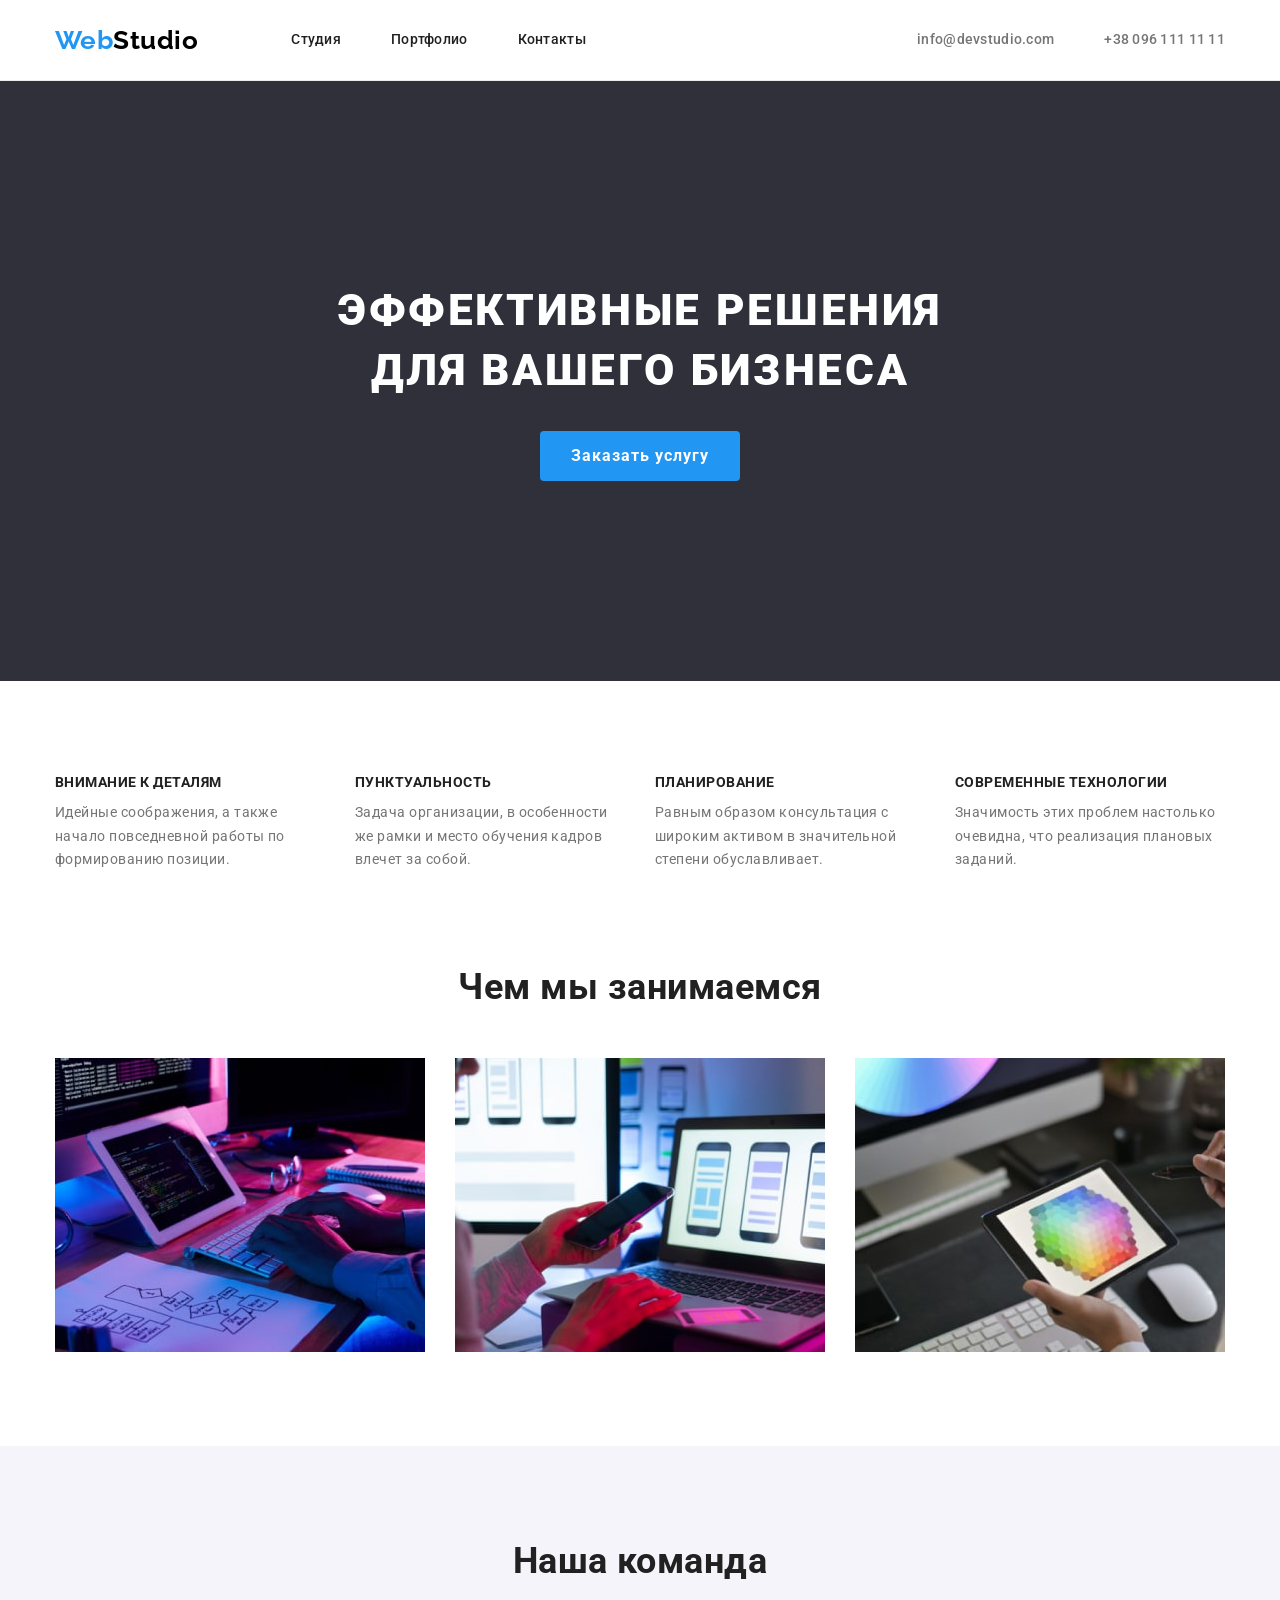
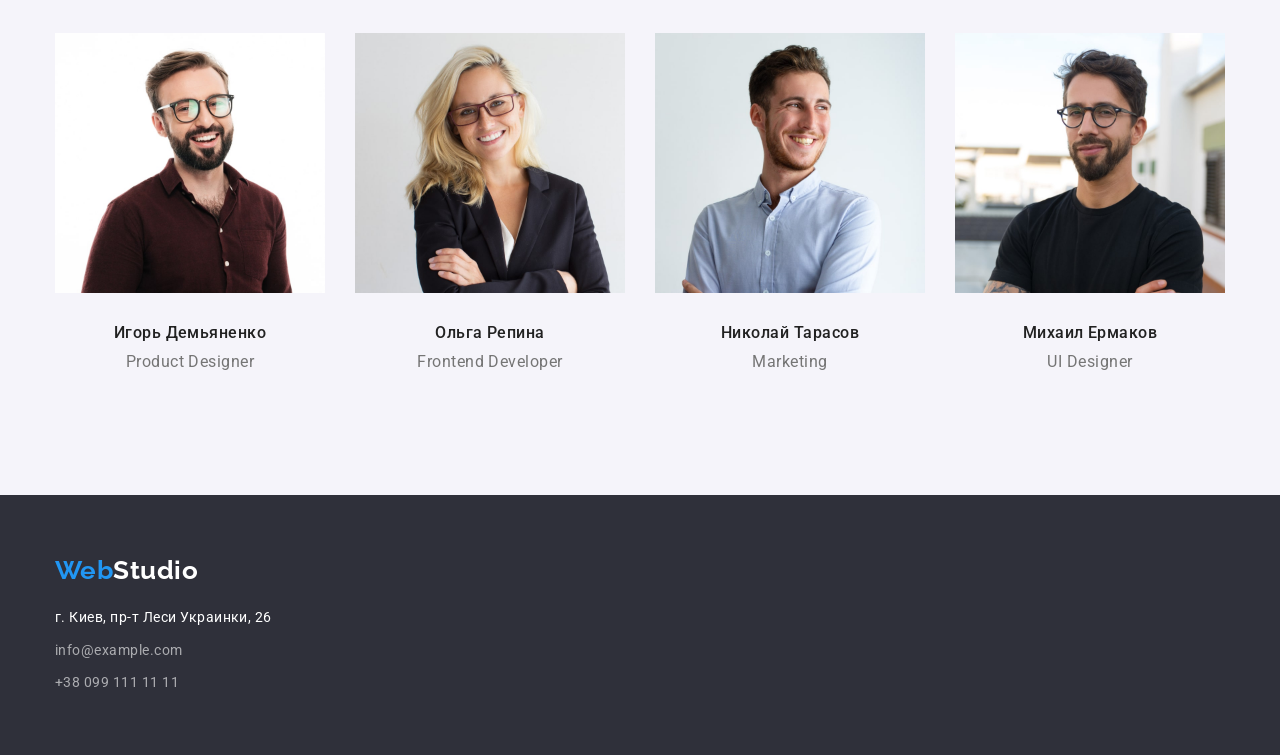
<file: index.html>
<!DOCTYPE html>
<html lang="ru">
  <head>
    <meta charset="UTF-8" />
    <meta http-equiv="X-UA-Compatible" content="IE=edge" />
    <meta name="viewport" content="width=device-width, initial-scale=1.0" />
    <title>Студия</title>
    <link rel="preconnect" href="https://fonts.googleapis.com" />
    <link rel="preconnect" href="https://fonts.gstatic.com" crossorigin />
    <link href="https://fonts.googleapis.com/css2?family=Raleway:wght@700&family=Roboto:wght@400;500;700;900&display=swap" rel="stylesheet" />
    <link rel="stylesheet" href="https://cdnjs.cloudflare.com/ajax/libs/modern-normalize/1.1.0/modern-normalize.min.css" integrity="sha512-wpPYUAdjBVSE4KJnH1VR1HeZfpl1ub8YT/NKx4PuQ5NmX2tKuGu6U/JRp5y+Y8XG2tV+wKQpNHVUX03MfMFn9Q==" crossorigin="anonymous" referrerpolicy="no-referrer" />
    <link rel="stylesheet" href="./css/styles.css" />
  </head>
  <body>
    <header class="header">
      <div class="container">
        <nav class="header-nav">
          <a class="header-logo logo link" href="" lang="en">Web<span class="header-logo-second-word">Studio</span></a>
          <ul class="header-nav-list list">
            <li class="header-nav-item">
              <a class="header-nav-link link" href="">Студия</a>
            </li>
            <li class="header-nav-item">
              <a class="header-nav-link link" href="./portfolio.html">Портфолио</a>
            </li>
            <li class="header-nav-item">
              <a class="header-nav-link link" href="">Контакты</a>
            </li>
          </ul>
        </nav>
        <ul class="header-contact-list list">
          <li class="header-contact-item">
            <a class="header-contact-link link" href="mailto:info@devstudio.com">info@devstudio.com</a>
          </li>
          <li class="header-contact-item">
            <a class="header-contact-link link" href="tel:+380961111111">+38 096 111 11 11</a>
          </li>
        </ul>
      </div>
    </header>
    <main>
      <section class="hero">
        <h1 class="hero-title">Эффективные решения для вашего бизнеса</h1>
        <button class="hero-button" type="button">Заказать услугу</button>
      </section>
      <section class="feature section">
        <div class="container">
          <h2 class="visually-hidden">Особенности</h2>
          <ul class="feature-list list">
            <li class="feature-item">
              <h3 class="feature-title">Внимание к деталям</h3>
              <p class="feature-text">Идейные соображения, а также начало повседневной работы по формированию позиции.</p>
            </li>
            <li class="feature-item">
              <h3 class="feature-title">Пунктуальность</h3>
              <p class="feature-text">Задача организации, в особенности же рамки и место обучения кадров влечет за собой.</p>
            </li>
            <li class="feature-item">
              <h3 class="feature-title">Планирование</h3>
              <p class="feature-text">Равным образом консультация с широким активом в значительной степени обуславливает.</p>
            </li>
            <li class="feature-item">
              <h3 class="feature-title">Современные технологии</h3>
              <p class="feature-text">Значимость этих проблем настолько очевидна, что реализация плановых заданий.</p>
            </li>
          </ul>
        </div>
      </section>
      <section class="about section">
        <div class="container">
          <h2 class="about-title section-title">Чем мы занимаемся</h2>
          <ul class="about-list list">
            <li class="about-item">
              <img src="./images/about-us/img-1.jpg" alt="Веб-разработка" width="370" height="294" />
            </li>
            <li class="about-item">
              <img src="./images/about-us/img-2.jpg" alt="Мобильная разроботка" width="370" height="294" />
            </li>
            <li class="about-item">
              <img src="./images/about-us/img-3.jpg" alt="Дизайн" width="370" height="294" />
            </li>
          </ul>
        </div>
      </section>
      <section class="team section">
        <div class="container">
          <h2 class="team-title section-title">Наша команда</h2>
          <ul class="team-list list">
            <li class="team-item">
              <img class="team-item-img" src="./images/team/product-designer.jpg" alt="Продуктовый дизайнер" width="270" height="260" />
              <div class="team-item-info">
                <h3 class="team-item-title">Игорь Демьяненко</h3>
                <p class="team-item-text" lang="en">Product Designer</p>
              </div>
            </li>
            <li class="team-item">
              <img class="team-item-img" src="./images/team/frontend-dev.jpg" alt="Фронтенд разработчик" width="270" height="260" />
              <div class="team-item-info">
                <h3 class="team-item-title">Ольга Репина</h3>
                <p class="team-item-text" lang="en">Frontend Developer</p>
              </div>
            </li>
            <li class="team-item">
              <img class="team-item-img" src="./images/team/marketing.jpg" alt="Маркетолог" width="270" height="260" />
              <div class="team-item-info">
                <h3 class="team-item-title">Николай Тарасов</h3>
                <p class="team-item-text" lang="en">Marketing</p>
              </div>
            </li>
            <li class="team-item">
              <img class="team-item-img" src="./images/team/ui-designer.jpg" alt="Графический дизайнер" width="270" height="260" />
              <div class="team-item-info">
                <h3 class="team-item-title">Михаил Ермаков</h3>
                <p class="team-item-text" lang="en">UI Designer</p>
              </div>
            </li>
          </ul>
        </div>
      </section>
    </main>
    <footer class="footer">
      <div class="container">
        <a class="footer-logo logo link" href="" lang="en">Web<span class="footer-logo-second-word">Studio</span></a>
        <address class="footer-address">
          <ul class="footer-address-list list">
            <li class="footer-address-item">
              <a class="footer-address-link footer-address-map link" href="https://goo.gl/maps/EZBY8mWZhAKUGQN37" target="_blank" rel="noopener noreferrer">г. Киев, пр-т Леси Украинки, 26</a>
            </li>
            <li class="footer-address-item">
              <a class="footer-address-link link" href="mailto:info@example.com">info@example.com</a>
            </li>
            <li class="footer-address-item">
              <a class="footer-address-link link" href="tel:+380991111111">+38 099 111 11 11</a>
            </li>
          </ul>
        </address>
      </div>
    </footer>
  </body>
</html>
</file>
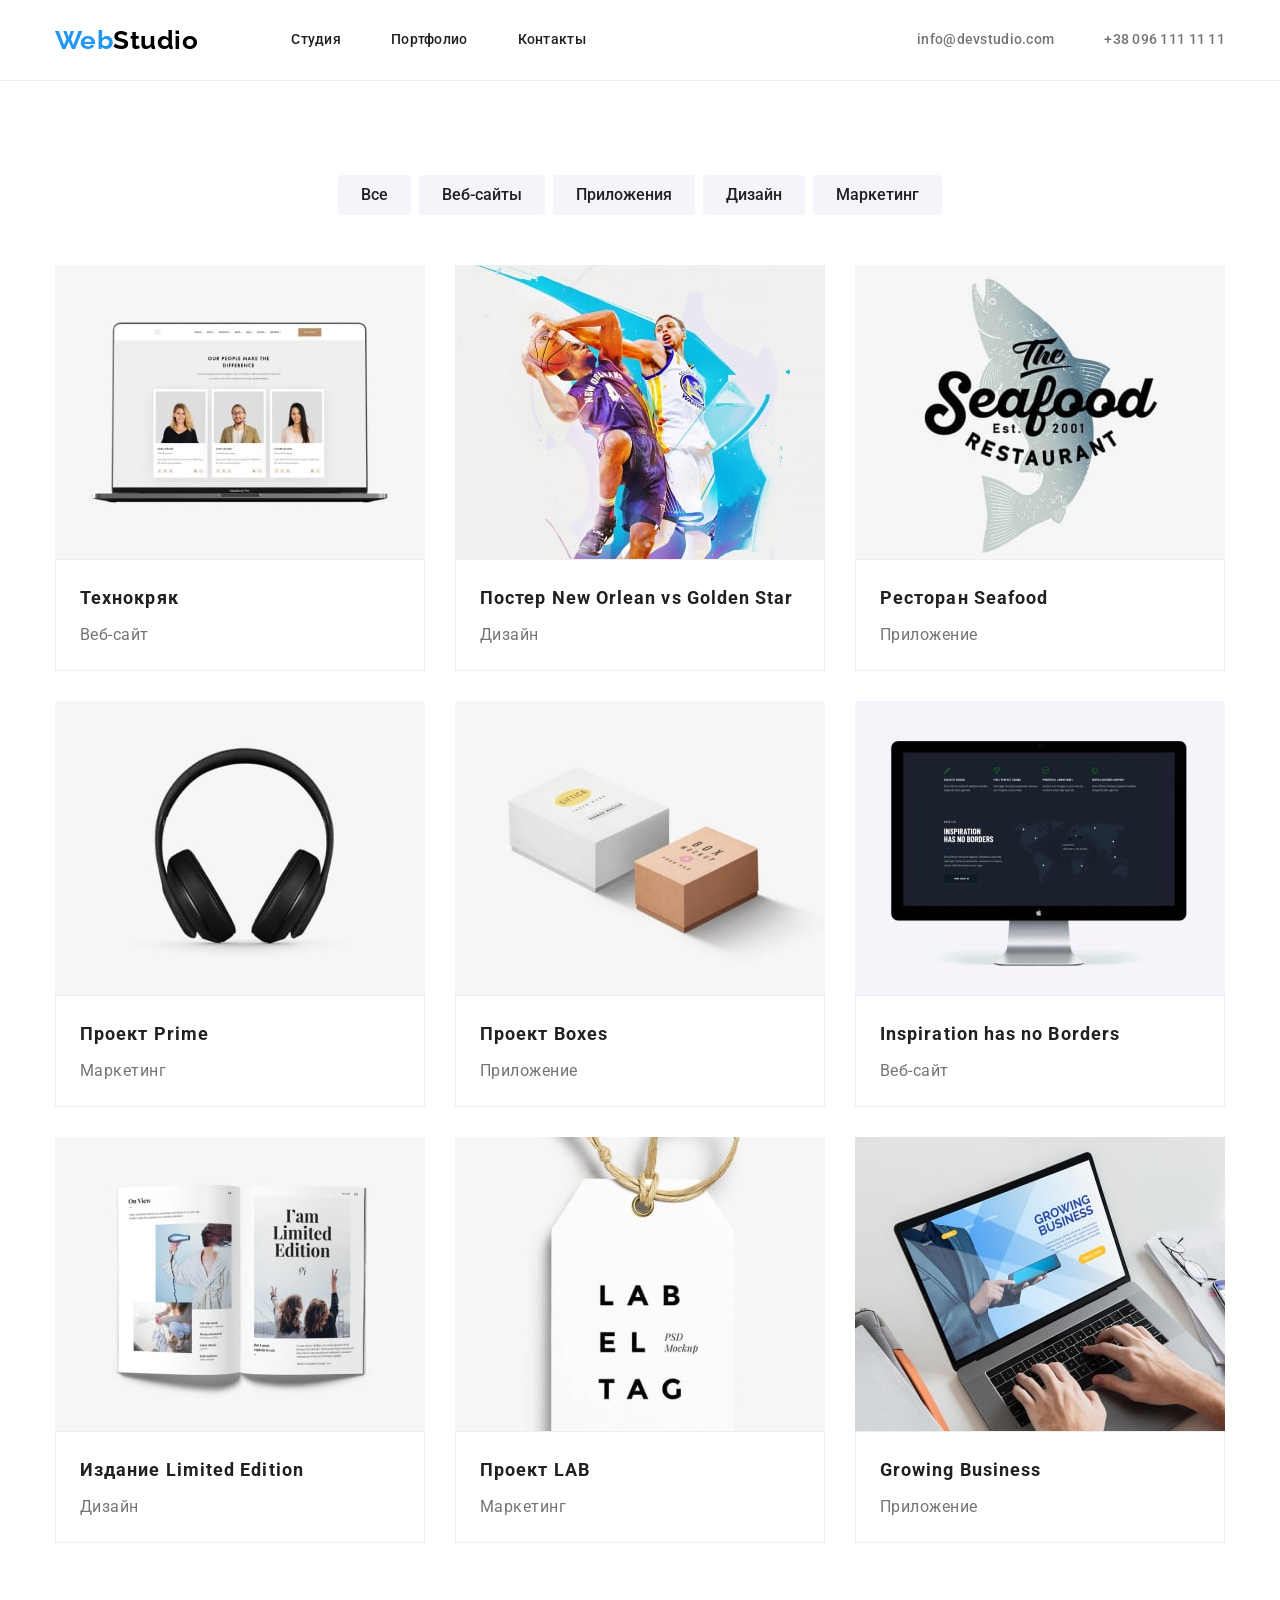
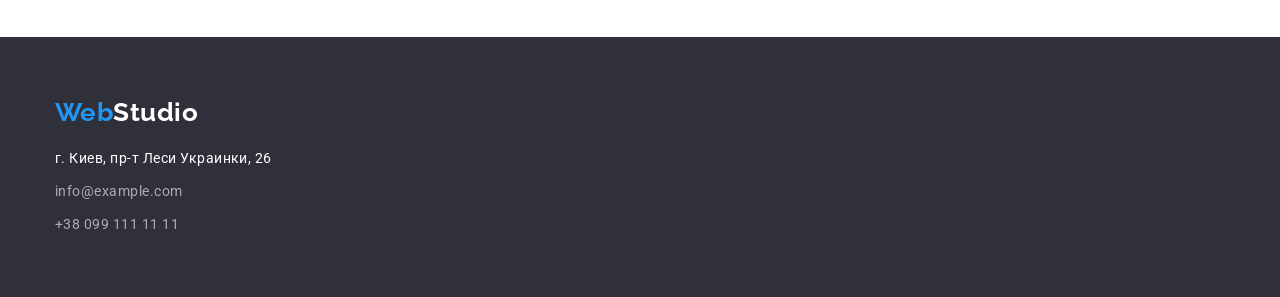
<file: portfolio.html>
<!DOCTYPE html>
<html lang="ru">
  <head>
    <meta charset="UTF-8" />
    <meta http-equiv="X-UA-Compatible" content="IE=edge" />
    <meta name="viewport" content="width=device-width, initial-scale=1.0" />
    <title>Портфолио</title>
    <link rel="preconnect" href="https://fonts.googleapis.com" />
    <link rel="preconnect" href="https://fonts.gstatic.com" crossorigin />
    <link href="https://fonts.googleapis.com/css2?family=Raleway:wght@700&family=Roboto:wght@400;500;700;900&display=swap" rel="stylesheet" />
    <link rel="stylesheet" href="https://cdnjs.cloudflare.com/ajax/libs/modern-normalize/1.1.0/modern-normalize.min.css" integrity="sha512-wpPYUAdjBVSE4KJnH1VR1HeZfpl1ub8YT/NKx4PuQ5NmX2tKuGu6U/JRp5y+Y8XG2tV+wKQpNHVUX03MfMFn9Q==" crossorigin="anonymous" referrerpolicy="no-referrer" />
    <link rel="stylesheet" href="./css/styles.css" />
  </head>
  <body>
    <header class="header">
      <div class="container">
        <nav class="header-nav">
          <a class="header-logo logo link" href="./index.html" lang="en">Web<span class="header-logo-second-word">Studio</span></a>
          <ul class="header-nav-list list">
            <li class="header-nav-item">
              <a class="header-nav-link link" href="./index.html">Студия</a>
            </li>
            <li class="header-nav-item">
              <a class="header-nav-link link" href="">Портфолио</a>
            </li>
            <li class="header-nav-item">
              <a class="header-nav-link link" href="">Контакты</a>
            </li>
          </ul>
        </nav>
        <ul class="header-contact-list list">
          <li class="header-contact-item">
            <a class="header-contact-link link" href="mailto:info@devstudio.com">info@devstudio.com</a>
          </li>
          <li class="header-contact-item">
            <a class="header-contact-link link" href="tel:+380961111111">+38 096 111 11 11</a>
          </li>
        </ul>
      </div>
    </header>
    <main>
      <section class="project section">
        <div class="container">
          <h1 class="visually-hidden">Портфолио</h1>
          <ul class="project-list-filter list">
            <li class="project-list-filter-item">
              <button class="project-filter-btn" type="button">Все</button>
            </li>
            <li class="project-list-filter-item">
              <button class="project-filter-btn" type="button">Веб-сайты</button>
            </li>
            <li class="project-list-filter-item">
              <button class="project-filter-btn" type="button">Приложения</button>
            </li>
            <li class="project-list-filter-item">
              <button class="project-filter-btn" type="button">Дизайн</button>
            </li>
            <li class="project-list-filter-item">
              <button class="project-filter-btn" type="button">Маркетинг</button>
            </li>
          </ul>
          <ul class="project-list list">
            <li class="project-list-item">
              <a class="project-list-link link" href="">
                <img src="./images/portfolio/project-1.jpg" alt="Первый проект" width="370" height="294" />
                <div class="project-list-info">
                  <h2 class="project-list-title">Технокряк</h2>
                  <p class="project-list-text">Веб-сайт</p>
                </div>
              </a>
            </li>
            <li class="project-list-item">
              <a class="project-list-link link" href="">
                <img src="./images/portfolio/project-2.jpg" alt="Второй проект" width="370" height="294" />
                <div class="project-list-info">
                  <h2 class="project-list-title">Постер New Orlean vs Golden Star</h2>
                  <p class="project-list-text">Дизайн</p>
                </div>
              </a>
            </li>
            <li class="project-list-item">
              <a class="project-list-link link" href="">
                <img src="./images/portfolio/project-3.jpg" alt="Третий проект" width="370" height="294" />
                <div class="project-list-info">
                  <h2 class="project-list-title">Ресторан Seafood</h2>
                  <p class="project-list-text">Приложение</p>
                </div>
              </a>
            </li>
            <li class="project-list-item">
              <a class="project-list-link link" href="">
                <img src="./images/portfolio/project-4.jpg" alt="Четвёртый проект" width="370" height="294" />
                <div class="project-list-info">
                  <h2 class="project-list-title">Проект Prime</h2>
                  <p class="project-list-text">Маркетинг</p>
                </div>
              </a>
            </li>
            <li class="project-list-item">
              <a class="project-list-link link" href="">
                <img src="./images/portfolio/project-5.jpg" alt="Пятый проект" width="370" height="294" />
                <div class="project-list-info">
                  <h2 class="project-list-title">Проект Boxes</h2>
                  <p class="project-list-text">Приложение</p>
                </div>
              </a>
            </li>
            <li class="project-list-item">
              <a class="project-list-link link" href="">
                <img src="./images/portfolio/project-6.jpg" alt="Шестой проект" width="370" height="294" />
                <div class="project-list-info">
                  <h2 class="project-list-title">Inspiration has no Borders</h2>
                  <p class="project-list-text">Веб-сайт</p>
                </div>
              </a>
            </li>
            <li class="project-list-item">
              <a class="project-list-link link" href="">
                <img src="./images/portfolio/project-7.jpg" alt="Седьмой проект" width="370" height="294" />
                <div class="project-list-info">
                  <h2 class="project-list-title">Издание Limited Edition</h2>
                  <p class="project-list-text">Дизайн</p>
                </div>
              </a>
            </li>
            <li class="project-list-item">
              <a class="project-list-link link" href="">
                <img src="./images/portfolio/project-8.jpg" alt="Восьмой проект" width="370" height="294" />
                <div class="project-list-info">
                  <h2 class="project-list-title">Проект LAB</h2>
                  <p class="project-list-text">Маркетинг</p>
                </div>
              </a>
            </li>
            <li class="project-list-item">
              <a class="project-list-link link" href="">
                <img src="./images/portfolio/project-9.jpg" alt="Девятый проект" width="370" height="294" />
                <div class="project-list-info">
                  <h2 class="project-list-title">Growing Business</h2>
                  <p class="project-list-text">Приложение</p>
                </div>
              </a>
            </li>
          </ul>
        </div>
      </section>
    </main>
    <footer class="footer">
      <div class="container">
        <a class="footer-logo logo link" href="./index.html" lang="en">Web<span class="footer-logo-second-word">Studio</span></a>
        <address class="footer-address">
          <ul class="footer-address-list list">
            <li class="footer-address-item">
              <a class="footer-address-link footer-address-map link" href="https://goo.gl/maps/EZBY8mWZhAKUGQN37" target="_blank" rel="noopener noreferrer">г. Киев, пр-т Леси Украинки, 26</a>
            </li>
            <li class="footer-address-item">
              <a class="footer-address-link link" href="mailto:info@example.com">info@example.com</a>
            </li>
            <li class="footer-address-item">
              <a class="footer-address-link link" href="tel:+380991111111">+38 099 111 11 11</a>
            </li>
          </ul>
        </address>
      </div>
    </footer>
  </body>
</html>
</file>
<file: css/styles.css>
:root {
  --title-text-color: #212121;
  --nav-menu-text-color: #212121;
  --accent-color: #2196f3;
  --primary-text-color: #757575;
  --second-text-color: #ffffff;
  --third-text-color: #2196f3;
  --fourth-text-color: #000000;
  --button-bg-color: #2196f3;
  --main-bg-color: #ffffff;
  --hero-bg-color: #2f303a;
  --team-bg-color: #f5f4fa;
  --footer-bg-color: #2f303a;

  --porfolio-btn-color: #f5f4fa;
  --porfolio-border-card-color: #eeeeee;

  --list-set-gap: 30px;
}

body {
  font-family: Roboto, sans-serif;
  letter-spacing: 0.03em;
  color: var(--primary-text-color);
  background-color: var(--main-bg-color);
}

p,
h1,
h2,
h3,
h4,
h5,
h6 {
  margin-top: 0;
  margin-bottom: 0;
}

ul {
  margin-top: 0;
  margin-bottom: 0;
  padding-left: 0;
}

img {
  display: block;
  max-width: 100%;
  height: auto;
}

.list {
  list-style: none;
}

.link {
  text-decoration: none;
}

.container {
  width: 1200px;
  margin-left: auto;
  margin-right: auto;
  padding-left: 15px;
  padding-right: 15px;
}

.visually-hidden {
  position: absolute;
  width: 1px;
  height: 1px;
  margin: -1px;
  padding: 0;
  overflow: hidden;
  border: 0;
  clip: rect(0 0 0 0);
}

.section {
  padding-top: 94px;
  padding-bottom: 94px;
}

.logo {
  font-family: Raleway, sans-serif;
  font-weight: 700;
  font-size: 26px;
  line-height: 1.19;
  color: var(--third-text-color);
}

.section-title {
  font-weight: 700;
  font-size: 36px;
  line-height: 1.17;
  text-align: center;
  color: var(--title-text-color);
}

/* -------HEADER------- */

.header {
  border-bottom: 1px solid #ececec;
}

.header .container {
  display: flex;
}

.header-logo-second-word {
  color: var(--fourth-text-color);
}

.header-nav {
  display: flex;
  align-items: center;
}

.header-nav-list {
  display: flex;
  margin-left: 93px;
}

.header-nav-item:not(:last-child) {
  margin-right: 50px;
}

.header-nav-link {
  display: block;
  padding-top: 32px;
  padding-bottom: 32px;

  font-weight: 500;
  font-size: 14px;
  line-height: 1.14;
  letter-spacing: 0.02em;
  color: var(--nav-menu-text-color);
}

.header-nav-link:hover,
.header-nav-link:focus {
  color: var(--accent-color);
}

.header-contact-list {
  display: flex;
  margin-left: auto;
}

.header-contact-item:not(:last-child) {
  margin-right: 50px;
}

.header-contact-link {
  display: block;
  padding-top: 32px;
  padding-bottom: 32px;

  font-weight: 500;
  font-size: 14px;
  line-height: 1.14;
  letter-spacing: 0.02em;
  color: inherit;
}

.header-contact-link:hover,
.header-contact-link:focus {
  color: var(--accent-color);
}

/* -------HERO------- */

.hero {
  padding-top: 200px;
  padding-bottom: 200px;

  text-align: center;
  background-color: var(--hero-bg-color);
}

.hero-title {
  margin-left: auto;
  margin-right: auto;
  margin-bottom: 30px;
  width: 696px;

  font-weight: 900;
  font-size: 44px;
  line-height: 1.36;
  letter-spacing: 0.06em;
  text-transform: uppercase;
  color: var(--second-text-color);
}

.hero-button {
  min-width: 200px;
  height: 50px;

  font-weight: 700;
  cursor: pointer;
  font-size: 16px;
  line-height: 1.87;
  letter-spacing: 0.06em;
  color: var(--second-text-color);
  background-color: var(--button-bg-color);
  border-radius: 4px;
  border: 1px solid transparent;
}

/* -------FEATURE------- */

.feature {
  padding-bottom: 47px;
}

.feature-list {
  display: flex;
  flex-wrap: wrap;
  margin-left: calc(-1 * var(--list-set-gap));
  margin-top: calc(-1 * var(--list-set-gap));
}

.feature-item {
  flex-basis: calc(100% / 4 - var(--list-set-gap));
  margin-left: var(--list-set-gap);
  margin-top: var(--list-set-gap);
}

.feature-title {
  margin-bottom: 10px;

  font-weight: 700;
  font-size: 14px;
  line-height: 1.14;
  text-transform: uppercase;
  color: var(--title-text-color);
}

.feature-text {
  font-size: 14px;
  line-height: 1.71;
}

/* -------ABOUT------- */

.about {
  padding-top: 47px;
}

.about-title {
  margin-bottom: 50px;
}

.about-list {
  display: flex;
  flex-wrap: wrap;
  margin-left: calc(-1 * var(--list-set-gap));
  margin-top: calc(-1 * var(--list-set-gap));
}

.about-item {
  margin-left: var(--list-set-gap);
  margin-top: var(--list-set-gap);
}

/* -------TEAM------- */

.team {
  background-color: var(--team-bg-color);
}

.team-title {
  margin-bottom: 50px;
}

.team-list {
  display: flex;
  flex-wrap: wrap;
  margin-left: calc(-1 * var(--list-set-gap));
  margin-top: calc(-1 * var(--list-set-gap));
}

.team-item {
  flex-basis: calc(100% / 4 - var(--list-set-gap));
  margin-left: var(--list-set-gap);
  margin-top: var(--list-set-gap);
}

.team-item-info {
  padding-top: 30px;
  padding-bottom: 30px;
}

.team-item-title {
  margin-bottom: 10px;

  font-weight: 500;
  font-size: 16px;
  line-height: 1.19;
  text-align: center;
  color: var(--title-text-color);
}

.team-item-text {
  font-size: 16px;
  line-height: 1.19;
  text-align: center;
}

/* -------FOOTER------- */

.footer {
  padding-top: 60px;
  padding-bottom: 60px;

  background-color: var(--footer-bg-color);
}

.footer-logo {
  display: block;
  margin-bottom: 20px;
}

.footer-logo-second-word {
  color: var(--second-text-color);
}

.footer-address-item:not(:last-child) {
  margin-bottom: 9px;
}

.footer-address-link {
  font-style: normal;
  font-size: 14px;
  line-height: 1.71;
  color: rgba(255, 255, 255, 0.6);
}

.footer-address-map {
  color: var(--second-text-color);
}

.footer-address-link:hover,
.footer-address-focust:hover {
  color: var(--accent-color);
}

/* -------PORTFOLIO------- */

.project-list-filter {
  display: flex;
  justify-content: center;
  margin-bottom: 50px;
}

.project-list-filter-item:not(:last-child) {
  margin-right: 8px;
}

.project-filter-btn {
  padding: 6px 22px;

  border: 1px solid transparent;
  border-radius: 4px;
  cursor: pointer;
  font-weight: 500;
  font-size: 16px;
  line-height: 1.62;
  text-align: center;
  color: var(--nav-menu-text-color);
  background-color: var(--porfolio-btn-color);
}

.project-filter-btn:hover,
.project-filter-btn:focus {
  background-color: var(--accent-color);
  color: var(--second-text-color);
  box-shadow: 0px 3px 1px rgba(0, 0, 0, 0.1), 0px 1px 2px rgba(0, 0, 0, 0.08), 0px 2px 2px rgba(0, 0, 0, 0.12);
}

.project-list {
  display: flex;
  flex-wrap: wrap;
  margin-left: calc(-1 * var(--list-set-gap));
  margin-top: calc(-1 * var(--list-set-gap));
}

.project-list-item {
  flex-basis: calc(100% / 3 - var(--list-set-gap));
  margin-left: var(--list-set-gap);
  margin-top: var(--list-set-gap);
}

.project-list-info {
  padding: 20px 24px;

  border: 1px solid var(--porfolio-border-card-color);
}

.project-list-link {
  color: inherit;
}

.project-list-title {
  margin-bottom: 4px;

  font-weight: 700;
  font-size: 18px;
  line-height: 2;
  letter-spacing: 0.06em;
  color: var(--title-text-color);
}

.project-list-text {
  font-size: 16px;
  line-height: 1.87;
}
</file>
